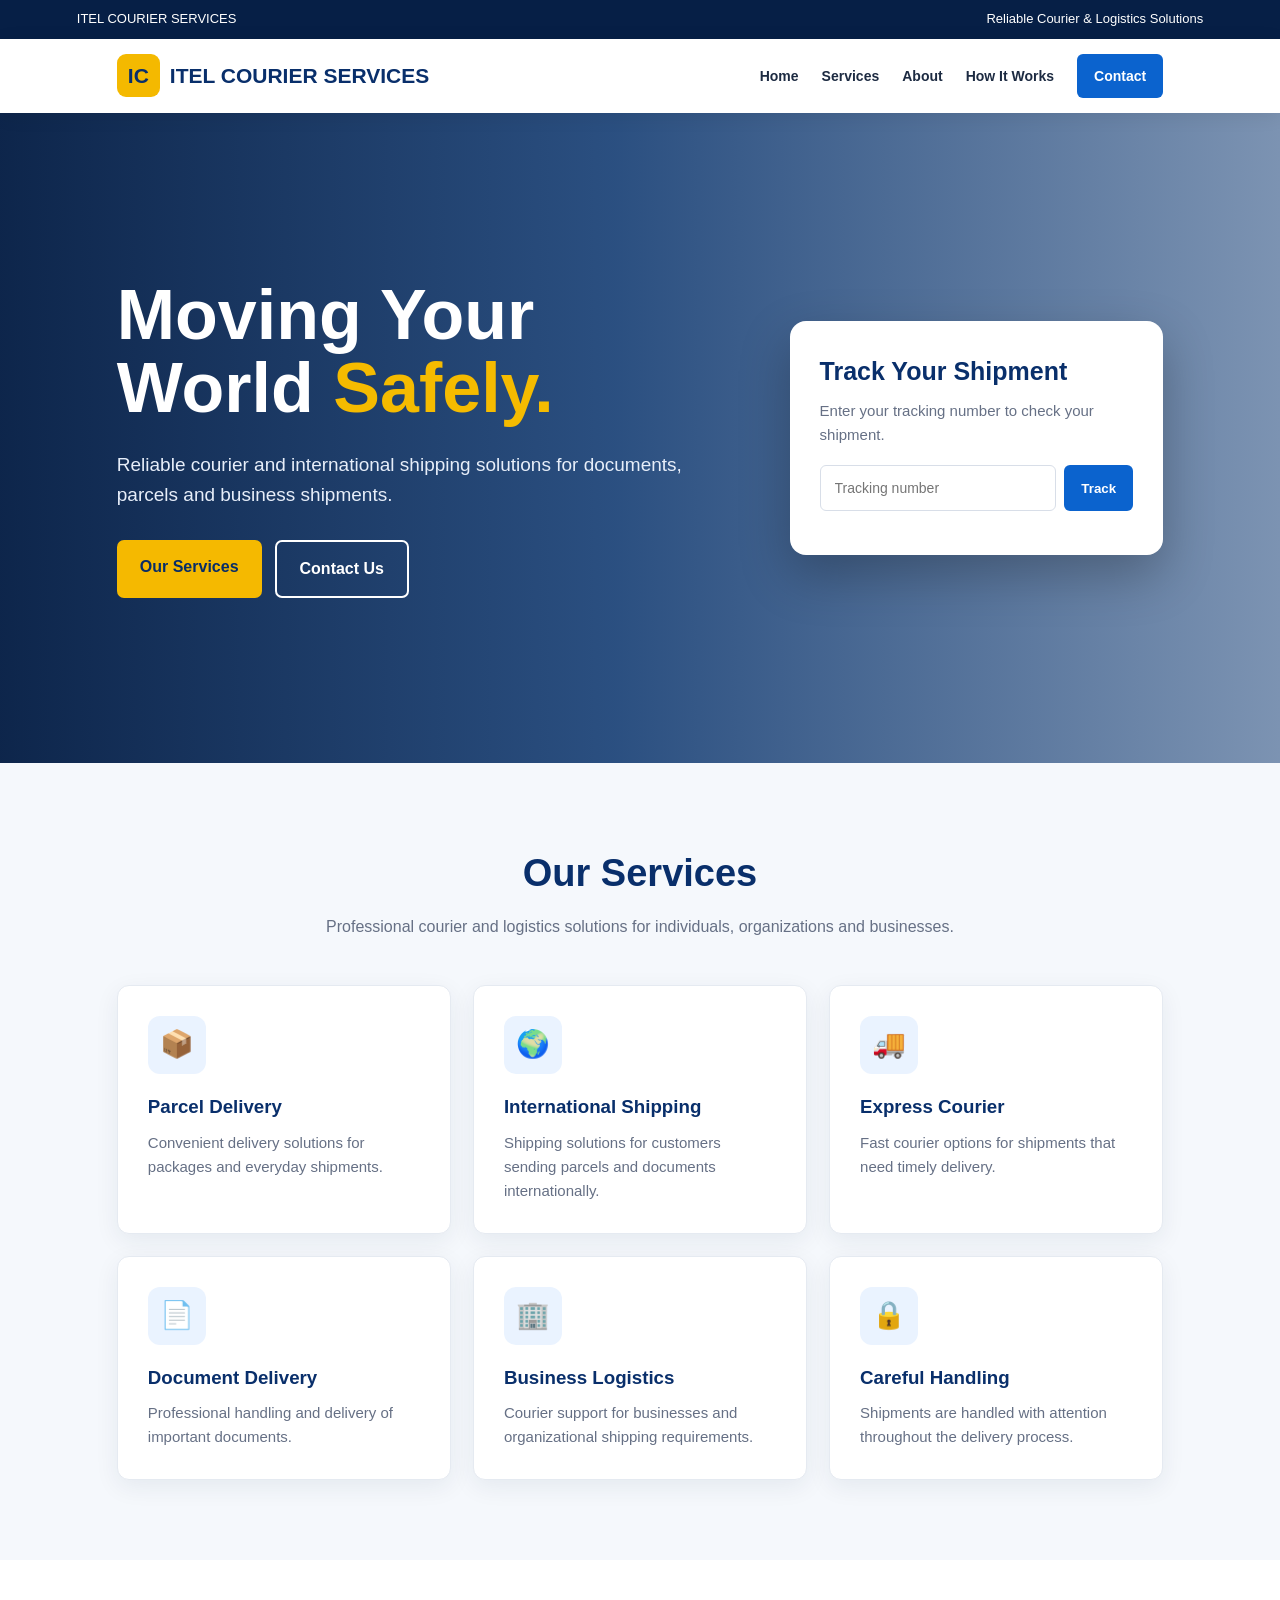
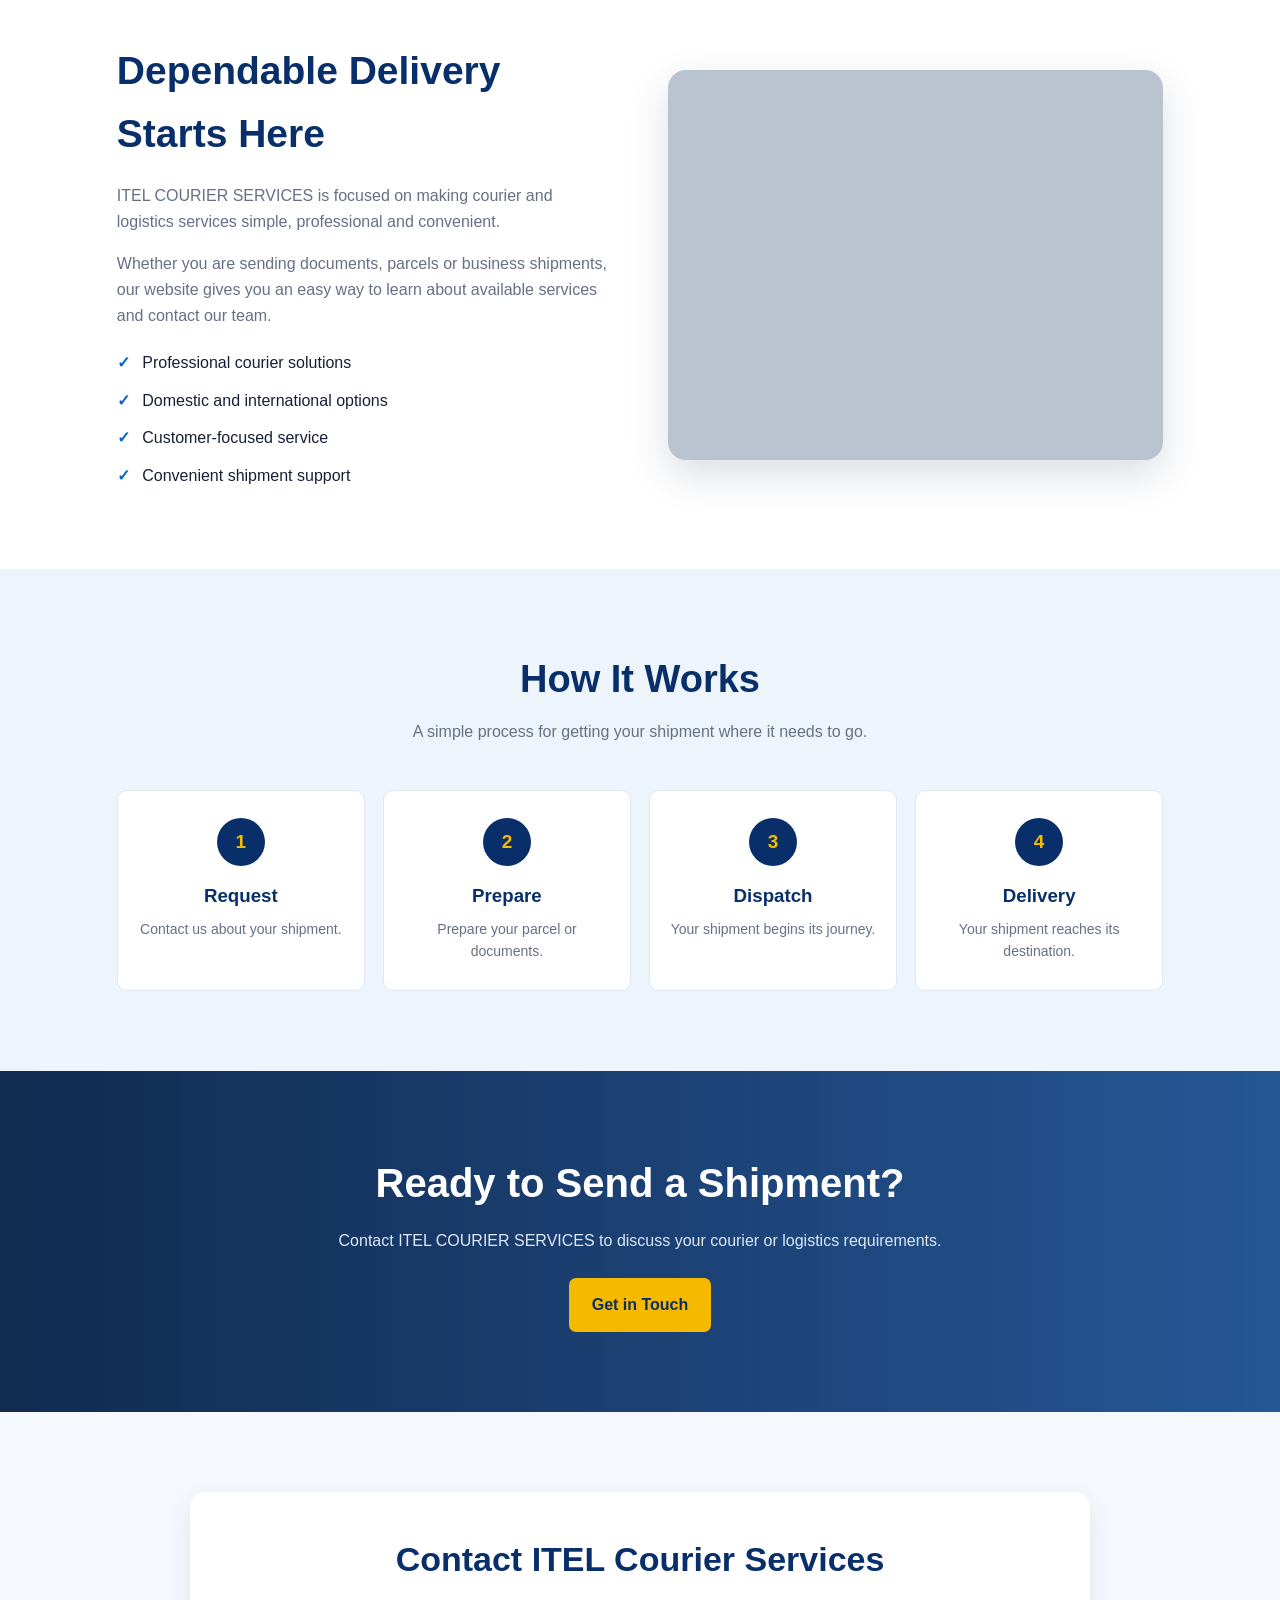
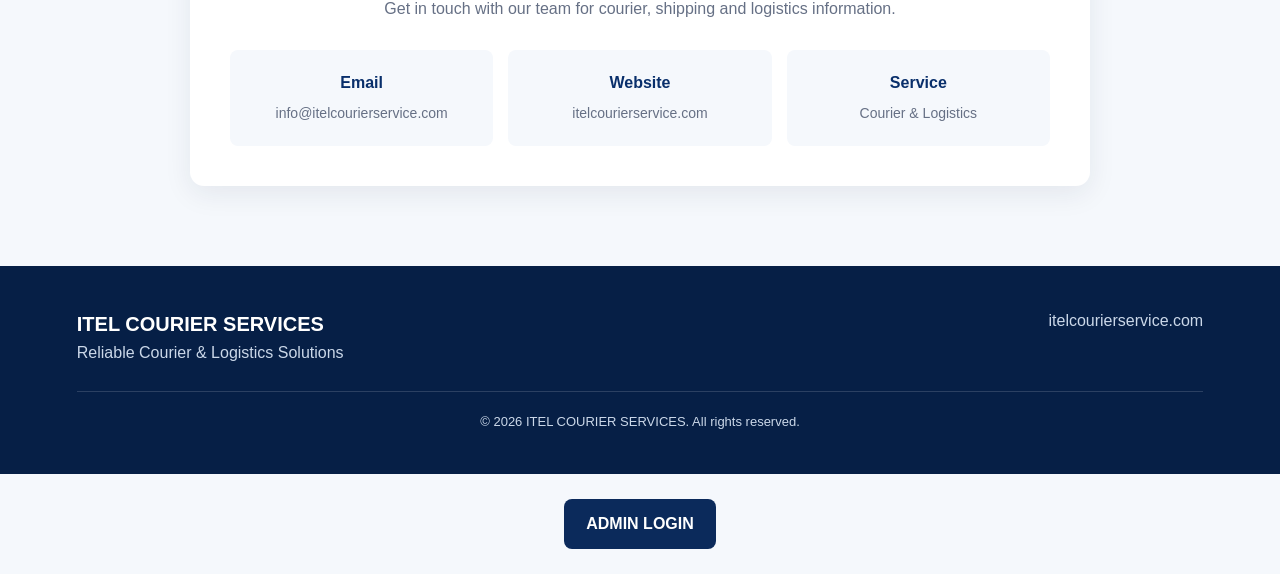
<file: index.html>
<!DOCTYPE html>
<html lang="en">
<head>
<meta charset="UTF-8">
<meta name="viewport" content="width=device-width, initial-scale=1.0">

<title>ITEL Courier Services | Reliable Delivery & Logistics</title>

<meta name="description" content="ITEL Courier Services provides reliable courier, parcel, document and international shipping solutions.">

<style>
*{
  box-sizing:border-box;
  margin:0;
  padding:0;
}

html{
  scroll-behavior:smooth;
}

body{
  font-family:Arial,Helvetica,sans-serif;
  color:#172033;
  background:#f5f8fc;
  line-height:1.6;
}

a{
  text-decoration:none;
}

.topbar{
  background:#061f46;
  color:#fff;
  padding:9px 6%;
  display:flex;
  justify-content:space-between;
  flex-wrap:wrap;
  gap:10px;
  font-size:13px;
}

header{
  background:#fff;
  position:sticky;
  top:0;
  z-index:1000;
  box-shadow:0 3px 18px rgba(0,0,0,.08);
}

.nav{
  max-width:1200px;
  margin:auto;
  padding:15px 6%;
  display:flex;
  justify-content:space-between;
  align-items:center;
  gap:25px;
}

.logo{
  display:flex;
  align-items:center;
  gap:10px;
  color:#092f6b;
  font-weight:900;
  font-size:21px;
}

.logo-box{
  width:43px;
  height:43px;
  border-radius:9px;
  background:#f4b900;
  color:#092f6b;
  display:grid;
  place-items:center;
  font-weight:900;
}

nav{
  display:flex;
  align-items:center;
  gap:23px;
}

nav a{
  color:#1d2b42;
  font-size:14px;
  font-weight:700;
}

nav a:hover{
  color:#0b63ce;
}

.nav-contact{
  background:#0b63ce;
  color:white!important;
  padding:11px 17px;
  border-radius:6px;
}

/* HERO */

.hero{
  min-height:650px;
  color:#fff;
  background:
    linear-gradient(90deg,rgba(4,29,68,.96) 0%,rgba(4,47,105,.84) 48%,rgba(4,47,105,.50) 100%),
    url("https://images.unsplash.com/photo-1580674684081-7617fbf3d745?auto=format&fit=crop&w=1800&q=85")
    center/cover no-repeat;
  display:flex;
  align-items:center;
}

.hero-inner{
  max-width:1200px;
  width:100%;
  margin:auto;
  padding:85px 6%;
  display:grid;
  grid-template-columns:1.25fr .75fr;
  gap:50px;
  align-items:center;
}

.hero h1{
  font-size:clamp(42px,6vw,70px);
  line-height:1.05;
  margin-bottom:24px;
}

.hero h1 span{
  color:#f5bb00;
}

.hero p{
  max-width:650px;
  font-size:19px;
  color:#e7eef9;
  margin-bottom:30px;
}

.buttons{
  display:flex;
  flex-wrap:wrap;
  gap:13px;
}

.btn{
  display:inline-block;
  padding:14px 23px;
  border-radius:7px;
  font-weight:800;
}

.btn-yellow{
  background:#f5b900;
  color:#082d67;
}

.btn-outline{
  border:2px solid #fff;
  color:#fff;
}

.btn-blue{
  background:#0b63ce;
  color:#fff;
}

.hero-card{
  background:#fff;
  color:#172033;
  padding:30px;
  border-radius:16px;
  box-shadow:0 20px 50px rgba(0,0,0,.25);
}

.hero-card h2{
  color:#092f6b;
  font-size:25px;
  margin-bottom:8px;
}

.hero-card p{
  color:#667085;
  font-size:15px;
  margin-bottom:18px;
}

.track-input{
  display:flex;
  gap:8px;
}

.track-input input{
  min-width:0;
  flex:1;
  padding:14px;
  border:1px solid #d8dee8;
  border-radius:6px;
  font-size:14px;
}

.track-input button{
  border:0;
  background:#0b63ce;
  color:#fff;
  padding:0 17px;
  border-radius:6px;
  font-weight:800;
}

.track-result{
  margin-top:14px;
  font-size:13px;
  color:#0b63ce;
}

/* GENERAL */

.section{
  max-width:1200px;
  margin:auto;
  padding:80px 6%;
}

.heading{
  text-align:center;
  margin-bottom:45px;
}

.heading h2{
  color:#092f6b;
  font-size:38px;
  margin-bottom:10px;
}

.heading p{
  color:#667085;
  max-width:700px;
  margin:auto;
}

/* SERVICES */

.services{
  display:grid;
  grid-template-columns:repeat(3,1fr);
  gap:22px;
}

.service{
  background:#fff;
  padding:30px;
  border-radius:12px;
  border:1px solid #e5eaf1;
  box-shadow:0 7px 25px rgba(18,39,70,.07);
  transition:.2s;
}

.service:hover{
  transform:translateY(-4px);
  box-shadow:0 12px 30px rgba(18,39,70,.12);
}

.icon{
  width:58px;
  height:58px;
  border-radius:12px;
  background:#eaf3ff;
  display:grid;
  place-items:center;
  font-size:27px;
  margin-bottom:18px;
}

.service h3{
  color:#092f6b;
  margin-bottom:9px;
}

.service p{
  color:#667085;
  font-size:15px;
}

/* ABOUT */

.about{
  background:#fff;
}

.about-inner{
  max-width:1200px;
  margin:auto;
  padding:80px 6%;
  display:grid;
  grid-template-columns:1fr 1fr;
  gap:55px;
  align-items:center;
}

.about h2{
  color:#092f6b;
  font-size:39px;
  margin-bottom:18px;
}

.about p{
  color:#667085;
  margin-bottom:17px;
}

.checks{
  display:grid;
  gap:12px;
  margin-top:22px;
}

.checks span{
  color:#0b63ce;
  font-weight:900;
  margin-right:8px;
}

.about-image{
  min-height:390px;
  border-radius:18px;
  background:
    linear-gradient(rgba(4,40,87,.28),rgba(4,40,87,.28)),
    url("https://images.unsplash.com/photo-1566576912321-d58ddd7a6088?auto=format&fit=crop&w=1200&q=85")
    center/cover no-repeat;
  box-shadow:0 15px 40px rgba(10,35,70,.15);
}

/* HOW IT WORKS */

.steps-section{
  background:#eef4fb;
}

.steps{
  max-width:1100px;
  margin:auto;
  display:grid;
  grid-template-columns:repeat(4,1fr);
  gap:18px;
}

.step{
  background:#fff;
  padding:27px 20px;
  text-align:center;
  border-radius:10px;
  border:1px solid #e2e8f0;
}

.step-number{
  width:48px;
  height:48px;
  margin:0 auto 15px;
  border-radius:50%;
  background:#092f6b;
  color:#f5bb00;
  display:grid;
  place-items:center;
  font-weight:900;
  font-size:19px;
}

.step h3{
  color:#092f6b;
  margin-bottom:7px;
}

.step p{
  color:#667085;
  font-size:14px;
}

/* CTA */

.cta{
  background:
    linear-gradient(90deg,rgba(5,31,71,.95),rgba(8,65,135,.88)),
    url("https://images.unsplash.com/photo-1494412574643-ff11b0a5c1c3?auto=format&fit=crop&w=1800&q=85")
    center/cover;
  color:#fff;
  text-align:center;
}

.cta-inner{
  max-width:900px;
  margin:auto;
  padding:80px 6%;
}

.cta h2{
  font-size:40px;
  margin-bottom:13px;
}

.cta p{
  color:#dfe8f5;
  margin-bottom:25px;
}

/* CONTACT */

.contact{
  background:#f5f8fc;
}

.contact-box{
  max-width:900px;
  margin:auto;
  background:#fff;
  padding:40px;
  border-radius:14px;
  box-shadow:0 8px 28px rgba(20,40,70,.08);
}

.contact-box h2{
  text-align:center;
  color:#092f6b;
  margin-bottom:10px;
  font-size:34px;
}

.contact-box > p{
  text-align:center;
  color:#667085;
  margin-bottom:28px;
}

.contact-grid{
  display:grid;
  grid-template-columns:repeat(3,1fr);
  gap:15px;
}

.contact-item{
  background:#f5f8fc;
  padding:20px;
  border-radius:8px;
  text-align:center;
}

.contact-item strong{
  display:block;
  color:#092f6b;
  margin-bottom:5px;
}

.contact-item span{
  color:#667085;
  font-size:14px;
}

/* FOOTER */

footer{
  background:#061f46;
  color:#cbd8e9;
  padding:42px 6%;
}

.footer-inner{
  max-width:1200px;
  margin:auto;
  display:flex;
  justify-content:space-between;
  gap:25px;
  flex-wrap:wrap;
}

.footer-brand{
  color:#fff;
  font-size:20px;
  font-weight:900;
}

.copyright{
  max-width:1200px;
  margin:25px auto 0;
  padding-top:20px;
  border-top:1px solid rgba(255,255,255,.15);
  text-align:center;
  font-size:13px;
}

/* MOBILE */

@media(max-width:850px){

  .topbar{
    justify-content:center;
    text-align:center;
  }

  .nav{
    flex-wrap:wrap;
    justify-content:center;
  }

  nav{
    width:100%;
    justify-content:center;
    gap:15px;
    flex-wrap:wrap;
  }

  nav a{
    font-size:13px;
  }

  .hero{
    min-height:auto;
  }

  .hero-inner{
    grid-template-columns:1fr;
    padding:65px 6%;
  }

  .hero-card{
    max-width:600px;
    width:100%;
  }

  .services{
    grid-template-columns:1fr 1fr;
  }

  .about-inner{
    grid-template-columns:1fr;
  }

  .steps{
    grid-template-columns:1fr 1fr;
  }

  .contact-grid{
    grid-template-columns:1fr;
  }
}

@media(max-width:550px){

  .logo{
    font-size:17px;
  }

  .hero h1{
    font-size:44px;
  }

  .hero p{
    font-size:17px;
  }

  .services{
    grid-template-columns:1fr;
  }

  .steps{
    grid-template-columns:1fr;
  }

  .section,
  .about-inner{
    padding:60px 6%;
  }

  .heading h2,
  .about h2{
    font-size:32px;
  }

  .cta h2{
    font-size:31px;
  }

  .track-input{
    flex-direction:column;
  }

  .track-input button{
    padding:13px;
  }
}
</style>
</head>

<body>

<div class="topbar">
  <div>ITEL COURIER SERVICES</div>
  <div>Reliable Courier & Logistics Solutions</div>
</div>

<header>
  <div class="nav">

    <a href="#home" class="logo">
      <div class="logo-box">IC</div>
      ITEL COURIER SERVICES
    </a>

    <nav>
      <a href="#home">Home</a>
      <a href="#services">Services</a>
      <a href="#about">About</a>
      <a href="#how">How It Works</a>
      <a href="#contact" class="nav-contact">Contact</a>
    </nav>

  </div>
</header>

<section class="hero" id="home">

  <div class="hero-inner">

    <div>

      <h1>
        Moving Your World
        <span>Safely.</span>
      </h1>

      <p>
        Reliable courier and international shipping solutions
        for documents, parcels and business shipments.
      </p>

      <div class="buttons">
        <a href="#services" class="btn btn-yellow">Our Services</a>
        <a href="#contact" class="btn btn-outline">Contact Us</a>
      </div>

    </div>

    <div class="hero-card">

      <h2>Track Your Shipment</h2>

      <p>
        Enter your tracking number to check your shipment.
      </p>

      <div class="track-input">
        <input id="trackingNumber"
               type="text"
               placeholder="Tracking number">

        <button onclick="trackShipment()">Track</button>
      </div>

      <div id="trackResult" class="track-result"></div>

    </div>

  </div>

</section>

<section class="section" id="services">

  <div class="heading">
    <h2>Our Services</h2>

    <p>
      Professional courier and logistics solutions
      for individuals, organizations and businesses.
    </p>
  </div>

  <div class="services">

    <div class="service">
      <div class="icon">📦</div>
      <h3>Parcel Delivery</h3>
      <p>
        Convenient delivery solutions for packages
        and everyday shipments.
      </p>
    </div>

    <div class="service">
      <div class="icon">🌍</div>
      <h3>International Shipping</h3>
      <p>
        Shipping solutions for customers sending
        parcels and documents internationally.
      </p>
    </div>

    <div class="service">
      <div class="icon">🚚</div>
      <h3>Express Courier</h3>
      <p>
        Fast courier options for shipments that
        need timely delivery.
      </p>
    </div>

    <div class="service">
      <div class="icon">📄</div>
      <h3>Document Delivery</h3>
      <p>
        Professional handling and delivery of
        important documents.
      </p>
    </div>

    <div class="service">
      <div class="icon">🏢</div>
      <h3>Business Logistics</h3>
      <p>
        Courier support for businesses and
        organizational shipping requirements.
      </p>
    </div>

    <div class="service">
      <div class="icon">🔒</div>
      <h3>Careful Handling</h3>
      <p>
        Shipments are handled with attention
        throughout the delivery process.
      </p>
    </div>

  </div>

</section>

<section class="about" id="about">

  <div class="about-inner">

    <div>

      <h2>Dependable Delivery Starts Here</h2>

      <p>
        ITEL COURIER SERVICES is focused on making
        courier and logistics services simple,
        professional and convenient.
      </p>

      <p>
        Whether you are sending documents, parcels
        or business shipments, our website gives you
        an easy way to learn about available services
        and contact our team.
      </p>

      <div class="checks">

        <div><span>✓</span> Professional courier solutions</div>
        <div><span>✓</span> Domestic and international options</div>
        <div><span>✓</span> Customer-focused service</div>
        <div><span>✓</span> Convenient shipment support</div>

      </div>

    </div>

    <div class="about-image"></div>

  </div>

</section>

<section class="steps-section" id="how">

  <div class="section">

    <div class="heading">
      <h2>How It Works</h2>

      <p>
        A simple process for getting your shipment
        where it needs to go.
      </p>
    </div>

    <div class="steps">

      <div class="step">
        <div class="step-number">1</div>
        <h3>Request</h3>
        <p>Contact us about your shipment.</p>
      </div>

      <div class="step">
        <div class="step-number">2</div>
        <h3>Prepare</h3>
        <p>Prepare your parcel or documents.</p>
      </div>

      <div class="step">
        <div class="step-number">3</div>
        <h3>Dispatch</h3>
        <p>Your shipment begins its journey.</p>
      </div>

      <div class="step">
        <div class="step-number">4</div>
        <h3>Delivery</h3>
        <p>Your shipment reaches its destination.</p>
      </div>

    </div>

  </div>

</section>

<section class="cta">

  <div class="cta-inner">

    <h2>Ready to Send a Shipment?</h2>

    <p>
      Contact ITEL COURIER SERVICES to discuss
      your courier or logistics requirements.
    </p>

    <a href="#contact" class="btn btn-yellow">
      Get in Touch
    </a>

  </div>

</section>

<section class="contact" id="contact">

  <div class="section">

    <div class="contact-box">

      <h2>Contact ITEL Courier Services</h2>

      <p>
        Get in touch with our team for courier,
        shipping and logistics information.
      </p>

      <div class="contact-grid">

        <div class="contact-item">
          <strong>Email</strong>
          <span>info@itelcourierservice.com</span>
        </div>

        <div class="contact-item">
          <strong>Website</strong>
          <span>itelcourierservice.com</span>
        </div>

        <div class="contact-item">
          <strong>Service</strong>
          <span>Courier & Logistics</span>
        </div>

      </div>

    </div>

  </div>

</section>

<footer>

  <div class="footer-inner">

    <div>
      <div class="footer-brand">
        ITEL COURIER SERVICES
      </div>

      <div>
        Reliable Courier & Logistics Solutions
      </div>
    </div>

    <div>
      <div>itelcourierservice.com</div>
    </div>

  </div>

  <div class="copyright">
    ©️ 2026 ITEL COURIER SERVICES. All rights reserved.
  </div>

</footer>

<script>
function trackShipment(){

  const number =
    document.getElementById("trackingNumber").value.trim();

  const result =
    document.getElementById("trackResult");

  if(!number){
    result.textContent =
      "Please enter your tracking number.";
    return;
  }

  result.textContent =
    "Tracking number received. Online tracking will be connected to the shipment system.";
}
</script>
<div style="text-align:center; padding:25px;">
  <a href="admin.html" style="display:inline-block; background:#0b2a5b; color:#fff; padding:12px 22px; border-radius:8px; text-decoration:none; font-weight:bold;">
    ADMIN LOGIN
  </a>
</div>
</body>
</html>
</file>
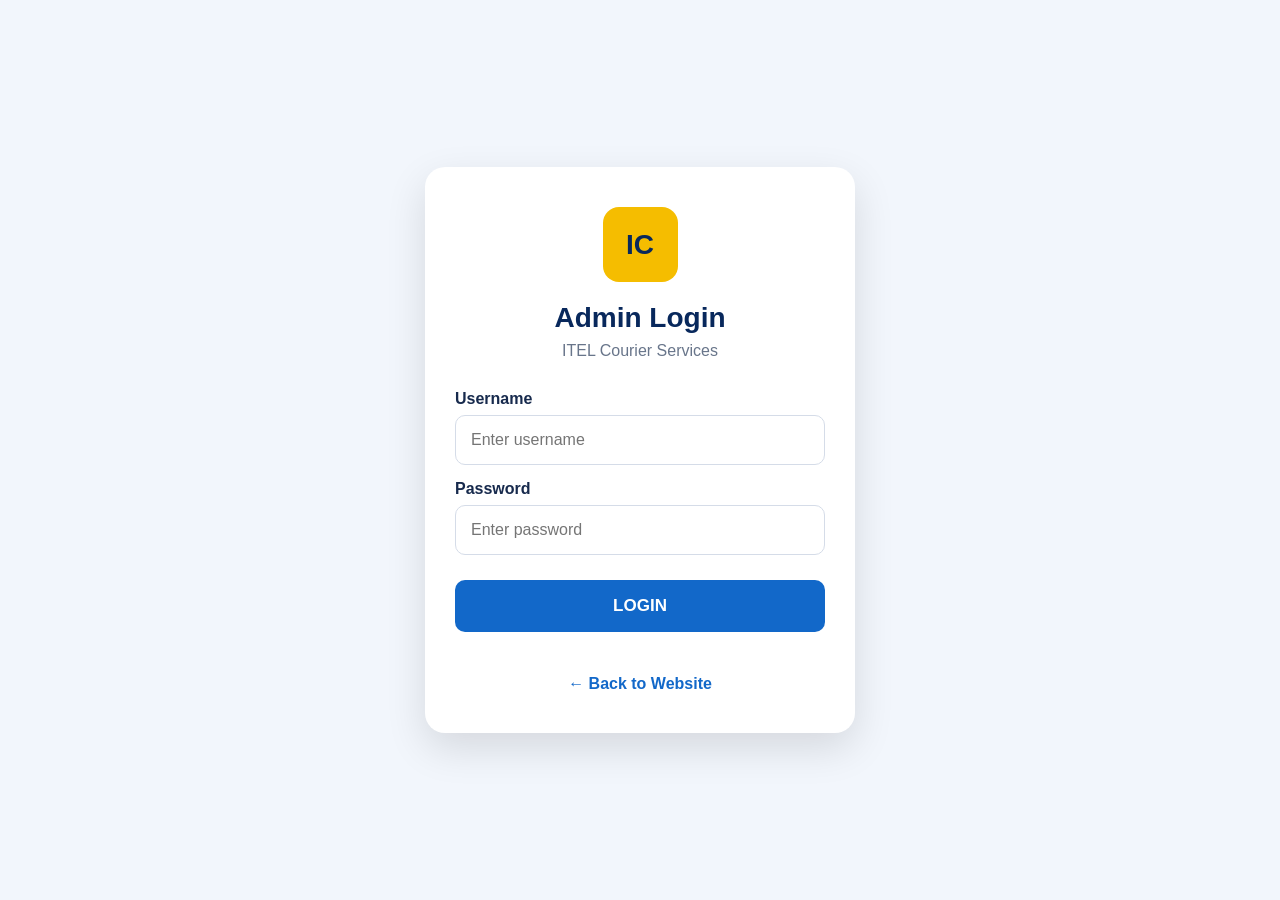
<file: admin.html>
<!DOCTYPE html>
<html lang="en">
<head>
<meta charset="UTF-8">
<meta name="viewport" content="width=device-width, initial-scale=1.0">

<title>ITEL Courier Services - Admin Login</title>

<style>
* {
  box-sizing: border-box;
}

body {
  margin: 0;
  min-height: 100vh;
  font-family: Arial, sans-serif;
  background: #f2f6fc;
  display: flex;
  align-items: center;
  justify-content: center;
  padding: 20px;
}

.login-box {
  width: 100%;
  max-width: 430px;
  background: white;
  border-radius: 20px;
  padding: 40px 30px;
  box-shadow: 0 15px 40px rgba(0,0,0,0.12);
  text-align: center;
}

.logo {
  width: 75px;
  height: 75px;
  margin: 0 auto 20px;
  background: #f5bd00;
  border-radius: 16px;
  display: flex;
  align-items: center;
  justify-content: center;
  color: #08285c;
  font-size: 28px;
  font-weight: 800;
}

h1 {
  color: #08285c;
  margin: 0 0 8px;
  font-size: 28px;
}

.subtitle {
  color: #68758a;
  margin-bottom: 30px;
}

label {
  display: block;
  text-align: left;
  margin: 15px 0 7px;
  color: #172a4d;
  font-weight: 700;
}

input {
  width: 100%;
  padding: 15px;
  border: 1px solid #d5dce8;
  border-radius: 10px;
  font-size: 16px;
  outline: none;
}

input:focus {
  border-color: #176dcc;
}

button {
  width: 100%;
  margin-top: 25px;
  padding: 16px;
  border: none;
  border-radius: 10px;
  background: #1268c9;
  color: white;
  font-size: 17px;
  font-weight: 700;
  cursor: pointer;
}

button:hover {
  background: #0d56a8;
}

#message {
  margin-top: 18px;
  font-weight: 600;
}

.back {
  display: inline-block;
  margin-top: 25px;
  color: #1268c9;
  text-decoration: none;
  font-weight: 600;
}
</style>
</head>

<body>

<div class="login-box">

  <div class="logo">IC</div>

  <h1>Admin Login</h1>

  <div class="subtitle">
    ITEL Courier Services
  </div>

  <form id="loginForm">

    <label for="username">Username</label>
    <input
      type="text"
      id="username"
      placeholder="Enter username"
      required
    >

    <label for="password">Password</label>
    <input
      type="password"
      id="password"
      placeholder="Enter password"
      required
    >

    <button type="submit">
      LOGIN
    </button>

  </form>

  <div id="message"></div>

  <a class="back" href="index.html">
    ← Back to Website
  </a>

</div>

<script>
document.getElementById("loginForm").addEventListener("submit", function(event) {
  event.preventDefault();

  const username = document.getElementById("username").value;
  const password = document.getElementById("password").value;
  const message = document.getElementById("message");

  /*
    This is currently a demonstration login page.
    Do not use real passwords here because GitHub Pages
    is a public static website.
  */

  if (username === "admin" && password === "admin123") {
    message.style.color = "green";
    message.textContent = "Login successful. Admin dashboard coming soon.";
  } else {
    message.style.color = "red";
    message.textContent = "Invalid username or password.";
  }
});
</script>

</body>
</html>
</file>
